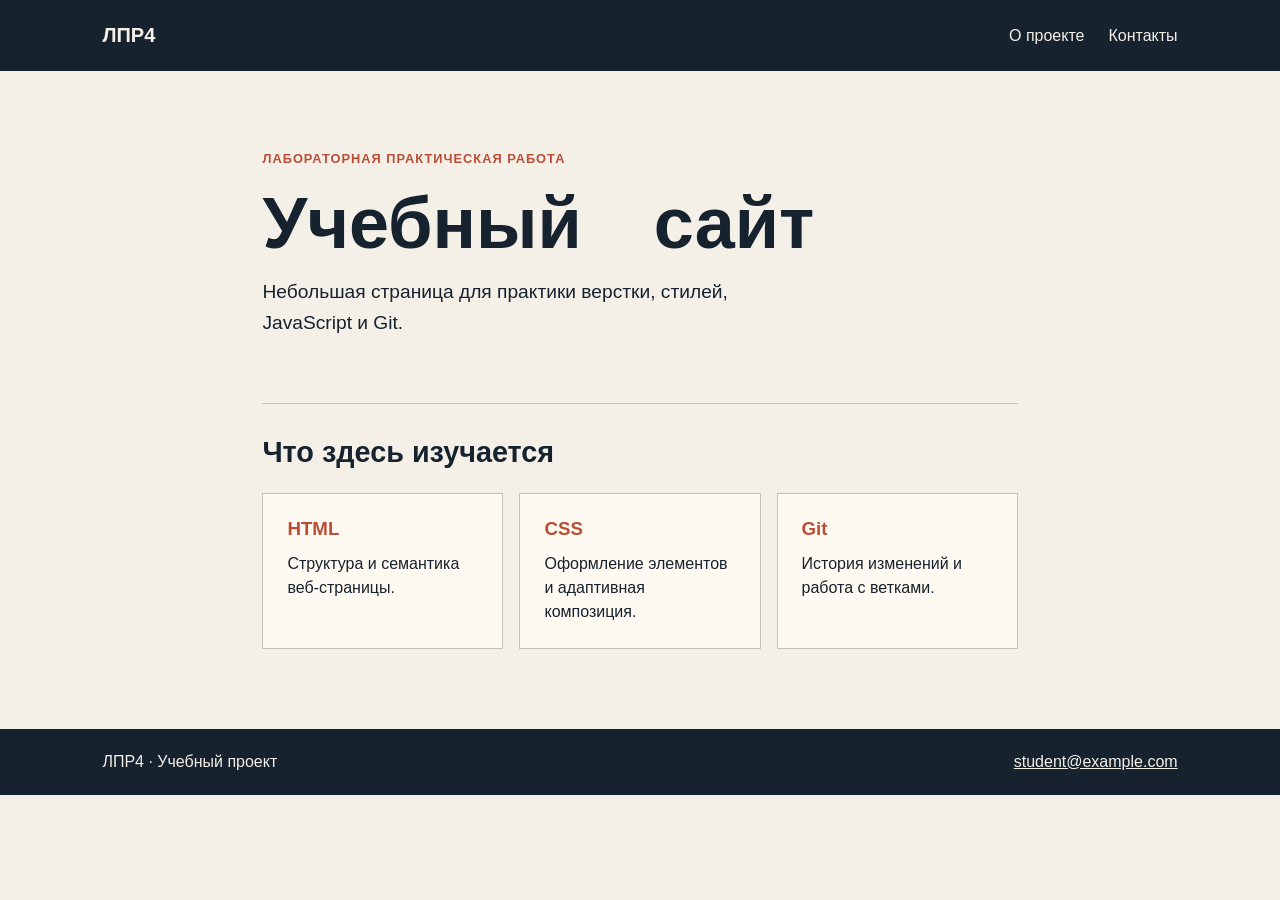
<file: index.html>
<!doctype html>
<html lang="ru">
<head>
    <meta charset="UTF-8">
    <meta name="viewport" content="width=device-width, initial-scale=1.0">
    <link rel="preconnect" href="https://fonts.googleapis.com">
    <link rel="preconnect" href="https://fonts.gstatic.com" crossorigin>
    <link href="https://fonts.googleapis.com/css2?family=Sixtyfour+Convergence&display=swap" rel="stylesheet">
    <link rel="stylesheet" href="assets/css/style.css">
    <title>ЛПР4</title>
</head>
<body>
    <header class="site-header">
        <a class="logo" href="index.html">ЛПР4</a>
        <nav aria-label="Основная навигация">
            <a href="#about">О проекте</a>
            <a href="#contacts">Контакты</a>
        </nav>
    </header>
    <main>
        <section class="hero" id="about">
            <p class="eyebrow">Лабораторная практическая работа</p>
            <h1>Учебный сайт</h1>
            <p>Небольшая страница для практики верстки, стилей, JavaScript и Git.</p>
        </section>
        <section class="topics" aria-labelledby="topics-title">
            <h2 id="topics-title">Что здесь изучается</h2>
            <div class="topic-list">
                <article>
                    <h3>HTML</h3>
                    <p>Структура и семантика веб-страницы.</p>
                </article>
                <article>
                    <h3>CSS</h3>
                    <p>Оформление элементов и адаптивная композиция.</p>
                </article>
                <article>
                    <h3>Git</h3>
                    <p>История изменений и работа с ветками.</p>
                </article>
            </div>
        </section>
    </main>
    <footer class="site-footer" id="contacts">
        <p>ЛПР4 · Учебный проект</p>
        <a href="mailto:student@example.com">student@example.com</a>
    </footer>
    <script src="assets/js/main.js"></script>
</body>
</html>
</file>
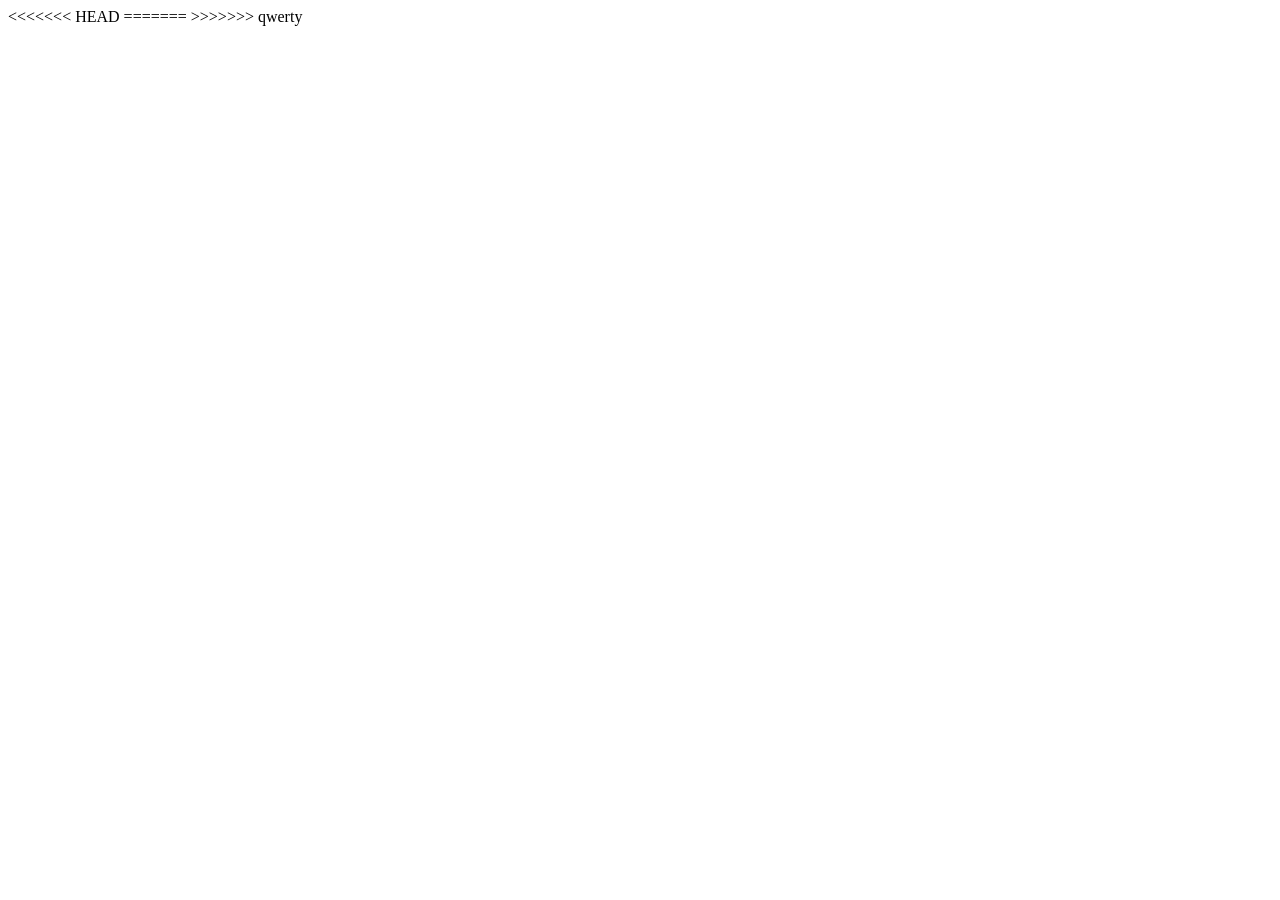
<file: index2.html>
<!DOCTYPE html>
<html lang="en">
<head>
    <meta charset="UTF-8">
    <meta name="viewport" content="width=device-width, initial-scale=1.0">
<<<<<<< HEAD
    <title>Documentuiewuiweui</title>
=======
    <title>Documentjksdsdjw</title>
>>>>>>> qwerty
</head>
<body>
    
</body>
</html>
</file>
<file: assets/css/style.css>
:root {
    box-sizing: border-box;
    font-size: 16px;
}

* {
    padding: 0;
    margin: 0;
    box-sizing: inherit;
}

body {
    min-height: 100vh;
    color: #16222e;
    background: #f4f0e8;
    font-family: sans-serif;
}

.site-header {
    display: flex;
    align-items: center;
    justify-content: space-between;
    padding: 1.5rem 8vw;
    color: #f4f0e8;
    background: #16222e;
}

.logo,
nav a {
    color: inherit;
    text-decoration: none;
}

.logo {
    font-size: 1.25rem;
    font-weight: 700;
}

nav {
    display: flex;
    gap: 1.5rem;
}

main {
    max-width: 960px;
    margin: 0 auto;
    padding: 5rem 8vw;
}

.hero {
    max-width: 680px;
    padding-bottom: 4rem;
}

.eyebrow {
    margin-bottom: 1rem;
    color: #bb4d36;
    font-size: 0.8rem;
    font-weight: 700;
    letter-spacing: 0.08em;
    text-transform: uppercase;
}

h1 {
    margin-bottom: 1rem;
    font-family: "Sixtyfour Convergence", sans-serif;
    font-size: clamp(2rem, 6vw, 4.5rem);
    line-height: 1.1;
}

.hero > p:last-child {
    max-width: 48ch;
    font-size: 1.2rem;
    line-height: 1.6;
}

.topics {
    padding-top: 2rem;
    border-top: 1px solid #c9c0b1;
}

h2 {
    margin-bottom: 1.5rem;
    font-size: 1.8rem;
}

.topic-list {
    display: grid;
    grid-template-columns: repeat(3, 1fr);
    gap: 1rem;
}

article {
    padding: 1.5rem;
    border: 1px solid #c9c0b1;
    background: #fffaf1;
}

article h3 {
    margin-bottom: 0.75rem;
    color: #bb4d36;
}

article p {
    line-height: 1.5;
}

.site-footer {
    display: flex;
    justify-content: space-between;
    padding: 1.5rem 8vw;
    color: #f4f0e8;
    background: #16222e;
}

.site-footer a {
    color: #f4f0e8;
}

@media (max-width: 640px) {
    .site-header,
    .site-footer {
        align-items: flex-start;
        flex-direction: column;
        gap: 1rem;
    }

    .topic-list {
        grid-template-columns: 1fr;
    }
}
</file>
